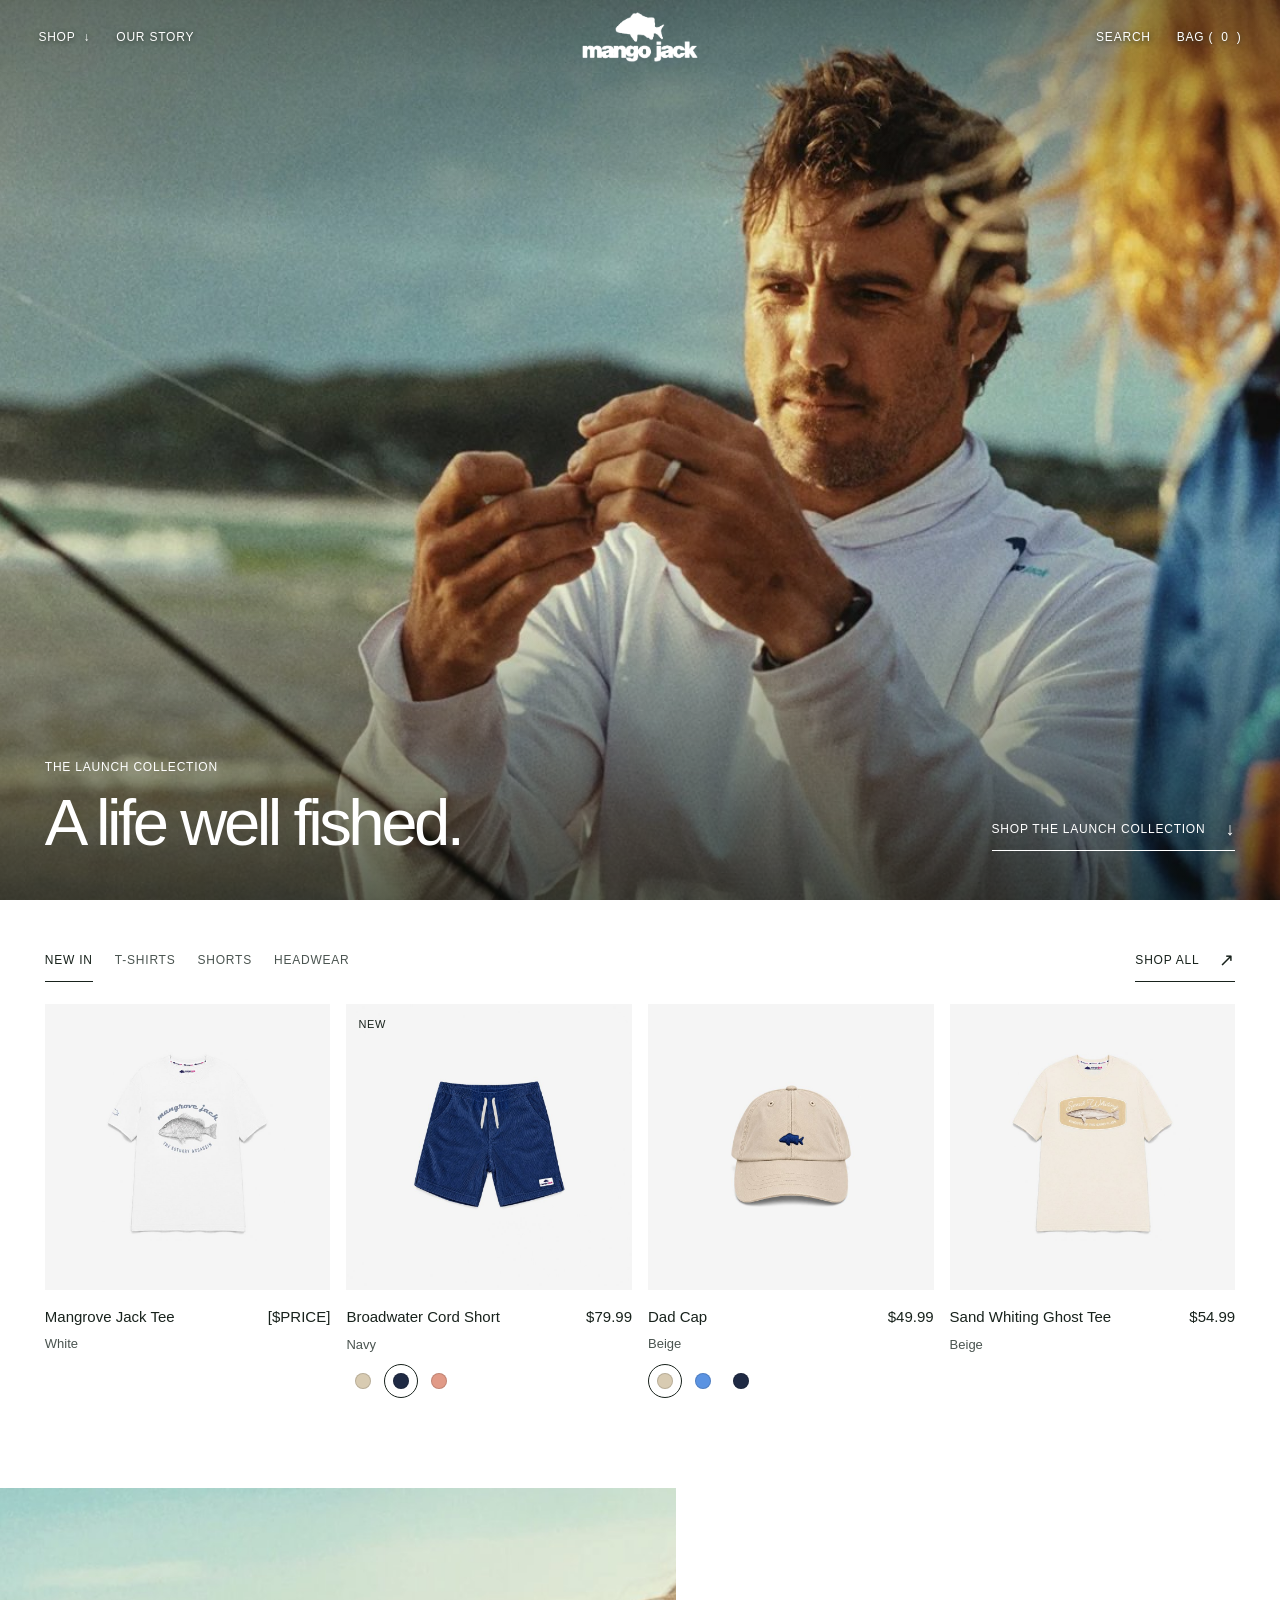
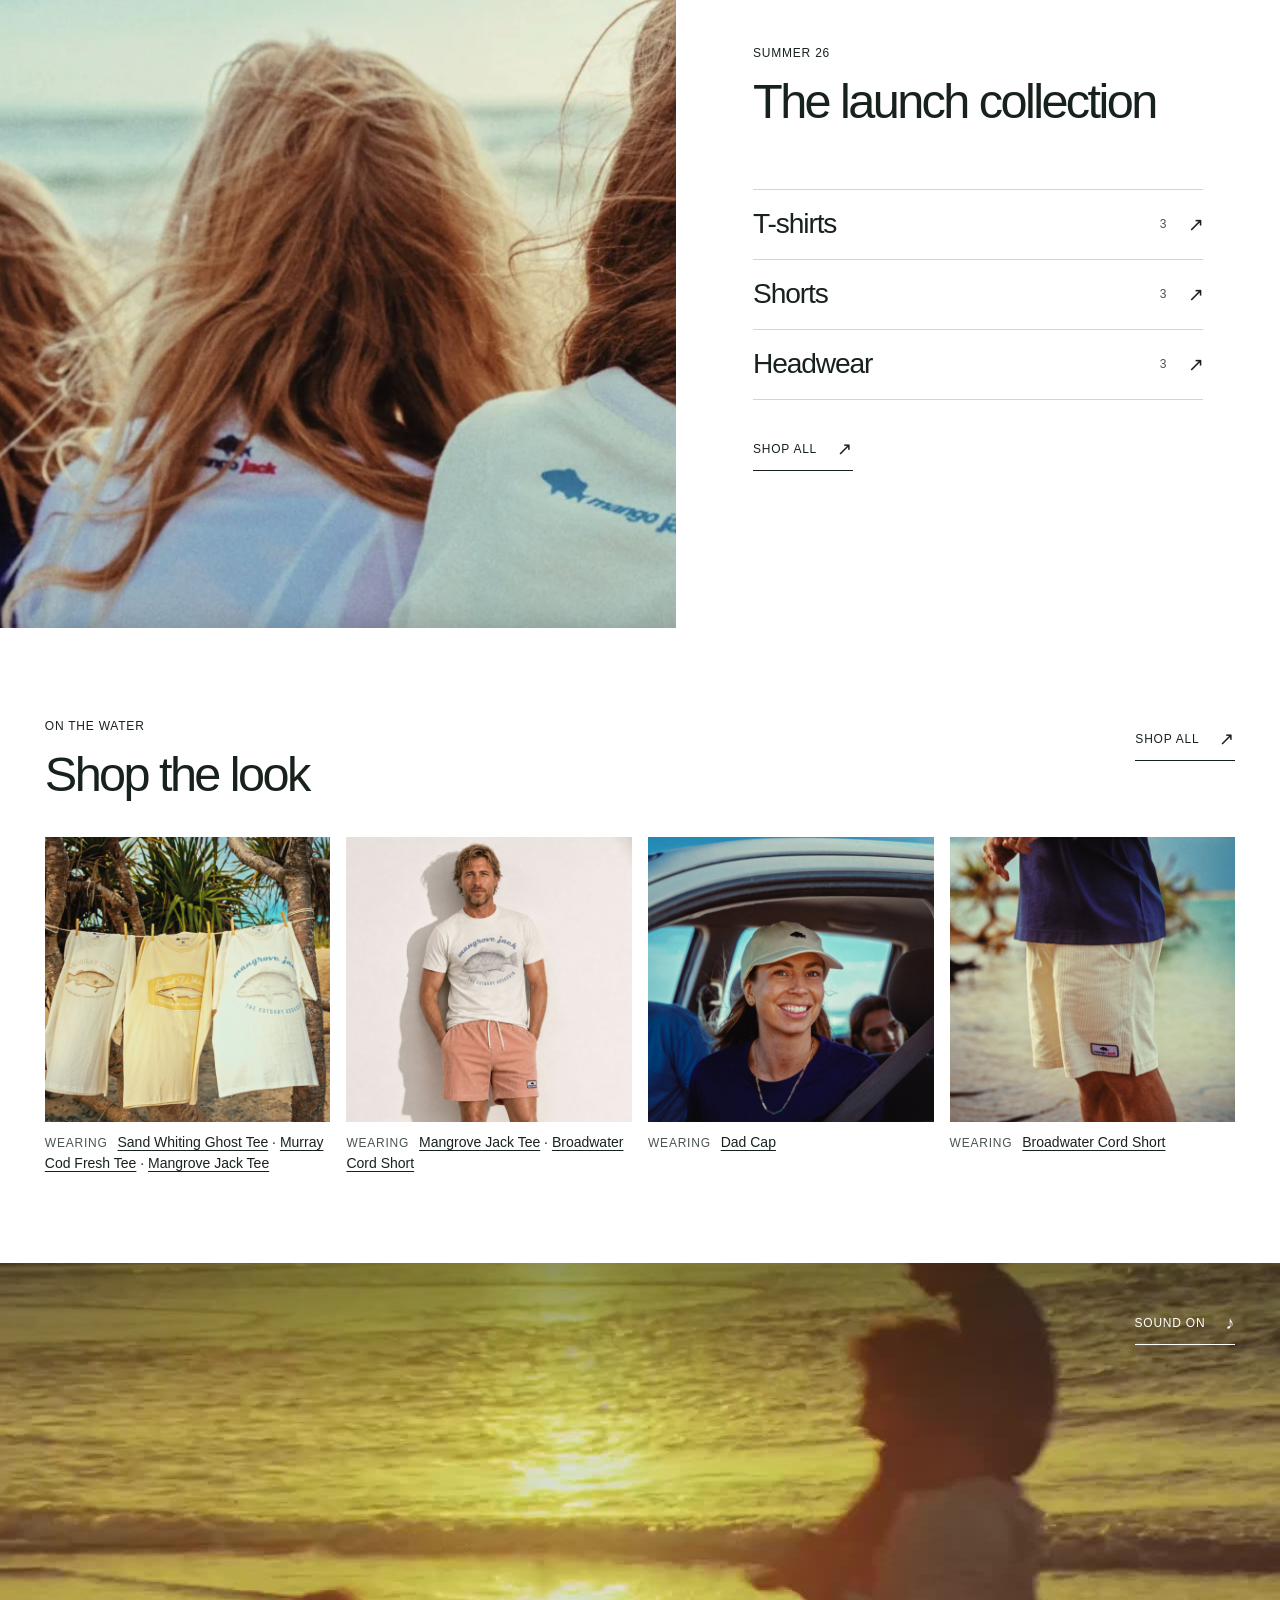
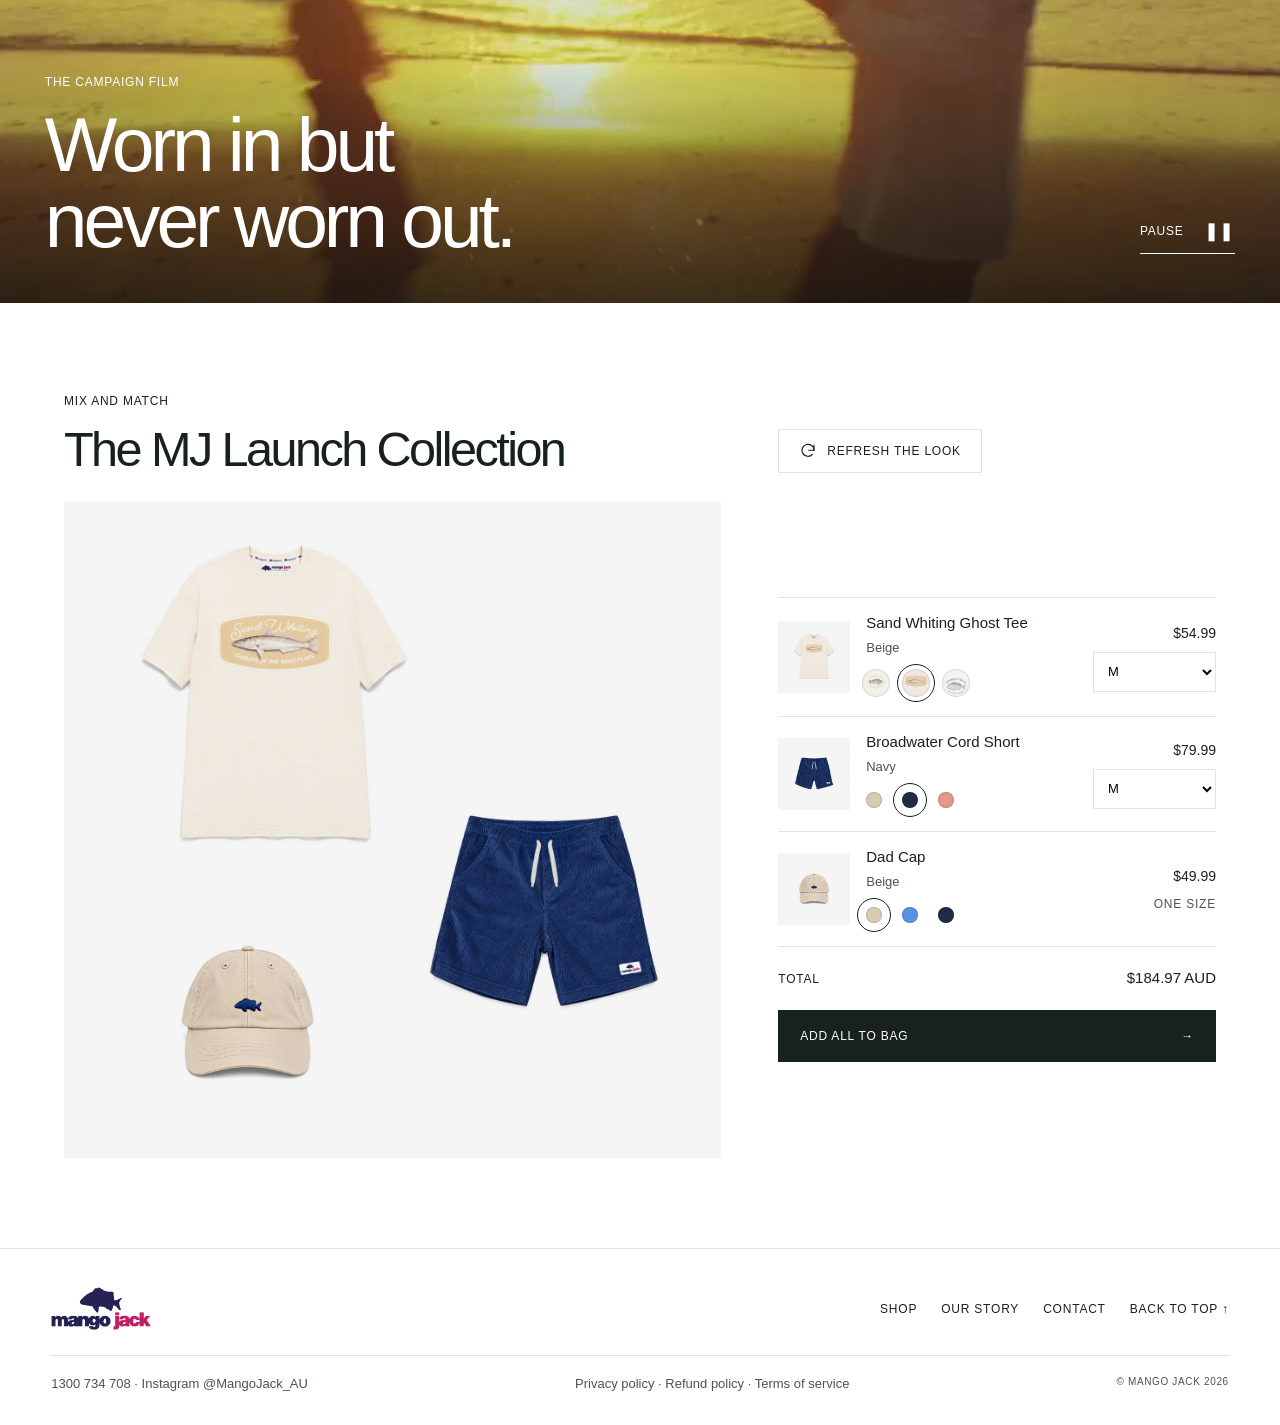
<file: index.html>
<!doctype html>
<html lang="en">
<head>
<meta charset="utf-8">
<meta name="viewport" content="width=device-width, initial-scale=1">
<meta name="robots" content="noindex, nofollow">
<title>Mango Jack · The launch collection (Draft)</title>
<link rel="stylesheet" href="assets/site.css">
</head>
<body data-hero="1">
<a class="skip" href="#main">Skip to content</a>
<div id="site-header"></div>

<main id="main">
  <section class="media shade hero" aria-label="Summer 26 campaign">
    <img class="bg" src="assets/hero.jpg" alt="A father and child rigging their fishing line on the beach." fetchpriority="high">
    <div class="caption">
      <div><span class="label">The launch collection</span><h1>A life well fished.</h1></div>
      <a class="lightlink" href="#collection">Shop the launch collection <span aria-hidden="true">↓</span></a>
    </div>
  </section>

  <section class="wrap below-fold" aria-labelledby="new-title" style="position:relative">
    <div class="row-hd">
      <h2 class="sr" id="new-title">New in</h2>
      <div class="qtabs" role="group" aria-label="Filter new arrivals" id="qtabs">
        <button type="button" data-c="all" aria-pressed="true">New in</button>
        <button type="button" data-c="tees" aria-pressed="false">T-shirts</button>
        <button type="button" data-c="shorts" aria-pressed="false">Shorts</button>
        <button type="button" data-c="headwear" aria-pressed="false">Headwear</button>
      </div>
      <a class="textlink" href="shop.html" id="newAll">Shop all <span aria-hidden="true">↗</span></a>
    </div>
    <div class="pgrid" id="newIn"></div>
  </section>

  <section id="collection" class="collection" aria-labelledby="collection-title" style="position:relative">
    <div class="photo"><img src="assets/kids-beach.jpg" alt="Four kids on the beach in Mango Jack tees." loading="lazy"></div>
    <div class="side">
      <span class="label">Summer 26</span>
      <h2 class="h2" id="collection-title">The launch collection</h2>
      <nav class="index" aria-label="Shop the launch categories" id="homeIndex"></nav>
      <a class="textlink" href="shop.html">Shop all <span aria-hidden="true">↗</span></a>
    </div>
  </section>


  <section class="wrap" aria-labelledby="looks-title" style="position:relative;padding-top:clamp(50px,7vw,105px);padding-bottom:clamp(50px,7vw,105px)">
    <div class="row-hd">
      <div><span class="label">On the water</span><h2 class="h2" id="looks-title">Shop the look</h2></div>
      <a class="textlink" href="shop.html">Shop all <span aria-hidden="true">↗</span></a>
    </div>
    <div class="looks" id="homeLooks"></div>
  </section>

  <section class="media shade film" aria-labelledby="film-title">
    <video class="bg" id="film-player" src="assets/film/mango-jack-film.mp4" poster="assets/film/film-poster.jpg" autoplay muted loop playsinline preload="metadata" aria-label="Mango Jack campaign film"></video>
    <button class="lightlink sound" type="button" id="soundBtn" aria-pressed="false">Sound on <span aria-hidden="true">♪</span></button>
    <div class="caption">
      <div><span class="label">The campaign film</span><h2 id="film-title">Worn in but<br>never worn out.</h2></div>
      <button class="lightlink" type="button" id="pauseBtn">Pause <span aria-hidden="true">❚❚</span></button>
    </div>
  </section>

  <section class="outfits" aria-labelledby="outfit-title">
    <div class="outfit-head">
      <div>
        <span class="label">Mix and match</span>
        <h2 class="h2" id="outfit-title">The MJ Launch Collection</h2>
      </div>
      <div class="outfit-intro">
        <button class="refresh" type="button" id="outfitRefresh"><svg viewBox="0 0 24 24" fill="none" stroke="currentColor" stroke-width="1.6" stroke-linecap="round" stroke-linejoin="round" aria-hidden="true"><path d="M20 11a8 8 0 1 0-2.3 5.7"/><path d="M20 4v7h-7"/></svg>Refresh the look</button>
      </div>
    </div>
    <div class="outfit">
      <div class="board-wrap">
        <div class="board" id="outfitBoard" aria-hidden="true"></div>
      </div>
      <div class="buy" id="outfitBuy">
        <ul class="outfit-list" id="outfitList"></ul>
        <div class="outfit-total"><span class="opt-label">Total</span><span id="outfitTotal"></span></div>
        <button class="btn" type="button" id="outfitAdd">Add all to bag <span aria-hidden="true">→</span></button>
      </div>
    </div>
  </section>
</main>

<div id="site-footer"></div>
<script src="assets/site.js"></script>
<script>
{
  const { PRODUCTS, tile, indexList } = MJ;
  document.getElementById('homeIndex').innerHTML = indexList('');
  const pick = ['mangrove-jack-tee', 'broadwater-cord-short-navy', 'dad-cap-beige', 'sand-whiting-tee'];
  const showNew = (c) => {
    const list = c === 'all' ? pick.map((id) => PRODUCTS.find((p) => p.id === id)) : PRODUCTS.filter((p) => p.cat === c).slice(0, 4);
    document.getElementById('newIn').innerHTML = list.map(tile).join('');
    document.getElementById('newAll').href = c === 'all' ? 'shop.html' : 'shop.html#' + c;
    document.querySelectorAll('#qtabs button').forEach((b) => b.setAttribute('aria-pressed', b.dataset.c === c));
  };
  document.getElementById('qtabs').addEventListener('click', (e) => { const b = e.target.closest('[data-c]'); if (b) showNew(b.dataset.c); });
  showNew('all');
  // Launch collection looks: flatlay outfits, each piece swappable by colour and size
  const OUTFITS = [
    { name: 'Look one', items: ['sand-whiting-tee', 'broadwater-cord-short-navy', 'dad-cap-beige'] },
    { name: 'Look two', items: ['mangrove-jack-tee', 'broadwater-cord-short-salmon', 'dad-cap-navy'] },
    { name: 'Look three', items: ['murray-cod-fresh-tee', 'broadwater-cord-short-navy', 'dad-cap-sky-blue'] }
  ];
  const SIZE_LIST = { tees: ['XS', 'S', 'M', 'L', 'XL', '2XL', '3XL', '4XL', '5XL'], shorts: ['XS', 'S', 'M', 'L', 'XL', '2XL', '3XL', '4XL', '5XL'], headwear: ['One size'] };
  const byId = (id) => PRODUCTS.find((p) => p.id === id);
  let oi = 0, cur = [], sizes = [];
  const sizeOpts = (p) => {
    const st = (p.stock && p.stock[p.colours[0].name]) || {};
    return (p.sizes || SIZE_LIST[p.cat]).map((x) => ({ x, oos: st[x] === false }));
  };
  const pickSize = (p, prev) => {
    const o = sizeOpts(p).filter((z) => !z.oos).map((z) => z.x);
    return o.includes(prev) ? prev : (o.includes('M') ? 'M' : (o[0] || ''));
  };
  const drawOutfit = () => {
    const [tee, short, cap] = cur.map(byId);
    document.getElementById('outfitBoard').innerHTML =
      `<img class="b-tee" src="${tee.colours[0].front}" alt=""><img class="b-short" src="${short.colours[0].front}" alt=""><img class="b-cap" src="${cap.colours[0].front}" alt="">`;
    document.getElementById('outfitList').innerHTML = cur.map((id, i) => {
      const p = byId(id); const c = p.colours[0].name; const isTee = p.cat === 'tees'; const sib = isTee ? PRODUCTS.filter((x) => x.cat === 'tees') : MJ.siblings(p);
      const opts = sizeOpts(p); const allOut = opts.every((z) => z.oos);
      return `<li class="o-row">
        <a class="o-thumb pimg" href="product.html#${p.id}"><img src="${p.colours[0].front}" alt=""></a>
        <div class="o-info">
          <a class="o-name" href="product.html#${p.id}">${MJ.esc(p.name)}</a>
          <span class="o-col">${MJ.esc(c)}</span>
          ${sib.length > 1 ? `<div class="o-sw" role="group" aria-label="${isTee ? 'Tee' : 'Colour'}">${sib.map((s) => `<button type="button" class="swatch${isTee ? ' tee' : ''}" data-row="${i}" data-to="${s.id}" aria-pressed="${s.id === p.id}" aria-label="${MJ.esc(isTee ? s.name : s.colours[0].name)}" title="${MJ.esc(isTee ? s.name : s.colours[0].name)}" style="--sw:${isTee ? 'transparent' : (MJ.SWATCH[s.colours[0].name] || '#ccc')}">${isTee ? `<span style="background-image:url('${s.colours[0].front}')"></span>` : ''}</button>`).join('')}</div>` : ''}
        </div>
        <div class="o-side">
          <span class="o-price">${MJ.priceText(p)}</span>
          ${allOut ? '<span class="o-oos">Sold out</span>' : opts.length > 1 ? `<select data-size-row="${i}" aria-label="Size for ${MJ.esc(p.name)}">${opts.map((z) => `<option${z.oos ? ' disabled' : ''}${z.x === sizes[i] ? ' selected' : ''}>${z.x}${z.oos ? ' (sold out)' : ''}</option>`).join('')}</select>` : '<span class="o-one">One size</span>'}
        </div>
      </li>`;
    }).join('');
    const ps = cur.map(byId); const priced = ps.filter((p) => typeof p.price === 'number');
    const tot = priced.reduce((t, p) => t + p.price, 0);
    document.getElementById('outfitTotal').textContent = priced.length === ps.length ? MJ.money(tot) + ' AUD' : MJ.money(tot) + ' + [$PRICE]';
    const btn = document.getElementById('outfitAdd'); btn.firstChild.textContent = 'Add all to bag ';
  };
  const loadOutfit = (i) => { oi = i; cur = OUTFITS[i].items.slice(); sizes = cur.map((id) => pickSize(byId(id), 'M')); drawOutfit(); };
  const refreshBtn = document.getElementById('outfitRefresh'), board = document.getElementById('outfitBoard');
  refreshBtn.addEventListener('click', () => {
    refreshBtn.classList.remove('spin'); void refreshBtn.offsetWidth; refreshBtn.classList.add('spin');
    board.classList.add('fade');
    setTimeout(() => { loadOutfit((oi + 1) % OUTFITS.length); board.classList.remove('fade'); }, 220);
  });
  document.getElementById('outfitList').addEventListener('click', (e) => {
    const b = e.target.closest('[data-to]'); if (!b) return;
    const i = +b.dataset.row; cur[i] = b.dataset.to; sizes[i] = pickSize(byId(cur[i]), sizes[i]); drawOutfit();
  });
  document.getElementById('outfitList').addEventListener('change', (e) => {
    const sel = e.target.closest('[data-size-row]'); if (sel) sizes[+sel.dataset.sizeRow] = sel.value;
  });
  document.getElementById('outfitAdd').addEventListener('click', () => {
    let added = 0;
    cur.forEach((id, i) => { const p = byId(id); if (sizes[i]) { MJ.addToBag(id, p.colours[0].name, sizes[i]); added++; } });
    if (added < cur.length) document.getElementById('outfitAdd').firstChild.textContent = `Added ${added} of ${cur.length}, the rest are sold out `;
  });
  loadOutfit(0);

  // Shop the look
  const HOME_LOOKS = ['fish-tees-line', 'mangrove-salmon-cord', 'dad-cap-beige-car', 'beige-cord-detail-riverbank'];
  document.getElementById('homeLooks').innerHTML = HOME_LOOKS.map((k) => MJ.LOOKS.find((l) => l.img.endsWith('/' + k + '.jpg'))).filter(Boolean).map(MJ.lookTile).join('');

  // Film: muted loop by default, sound and pause on request
  const player = document.getElementById('film-player');
  const soundBtn = document.getElementById('soundBtn');
  const pauseBtn = document.getElementById('pauseBtn');
  if (matchMedia('(prefers-reduced-motion: reduce)').matches) { player.removeAttribute('autoplay'); player.pause(); pauseBtn.firstChild.textContent = 'Play '; }
  soundBtn.addEventListener('click', () => {
    player.muted = !player.muted;
    if (!player.muted) { player.currentTime = 0; player.play().catch(() => {}); pauseBtn.firstChild.textContent = 'Pause '; }
    soundBtn.firstChild.textContent = player.muted ? 'Sound on ' : 'Sound off ';
    soundBtn.setAttribute('aria-pressed', !player.muted);
  });
  pauseBtn.addEventListener('click', () => {
    if (player.paused) { player.play().catch(() => {}); pauseBtn.firstChild.textContent = 'Pause '; }
    else { player.pause(); pauseBtn.firstChild.textContent = 'Play '; }
  });
}
</script>
</body>
</html>
</file>
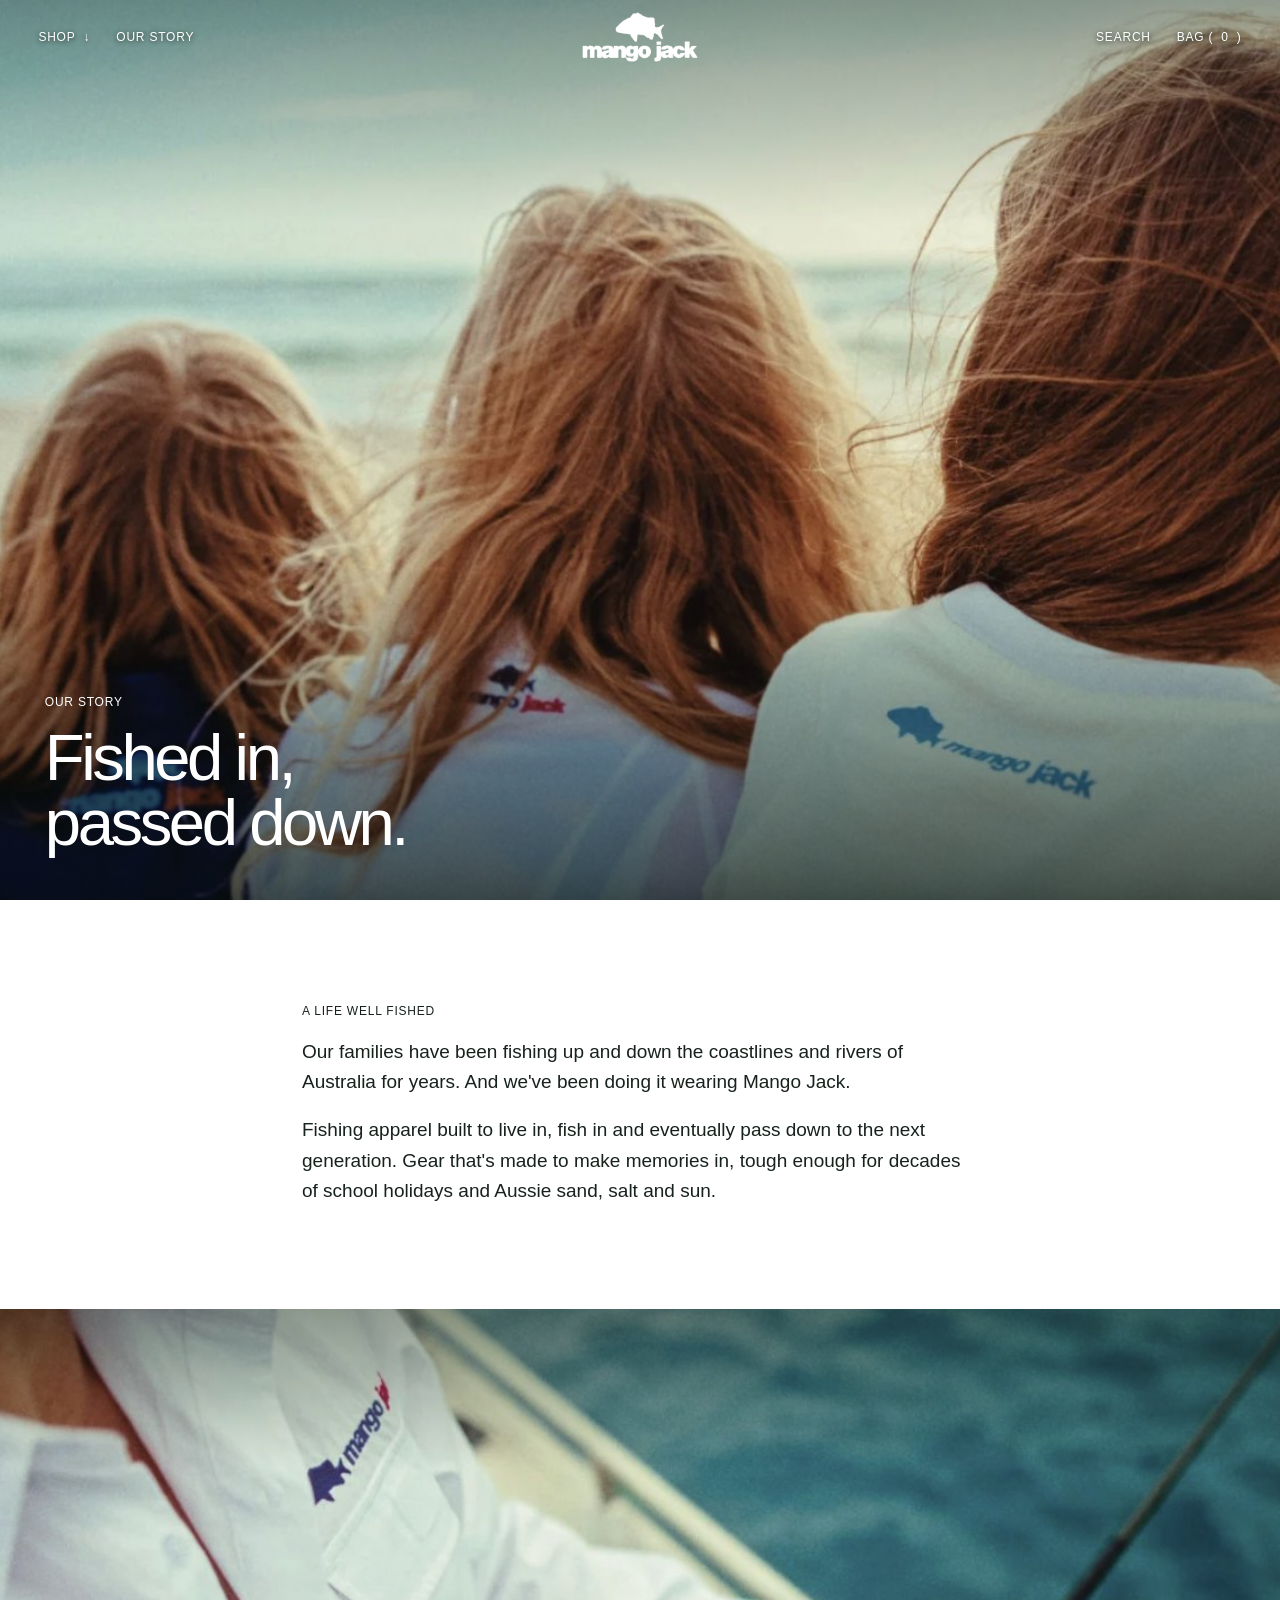
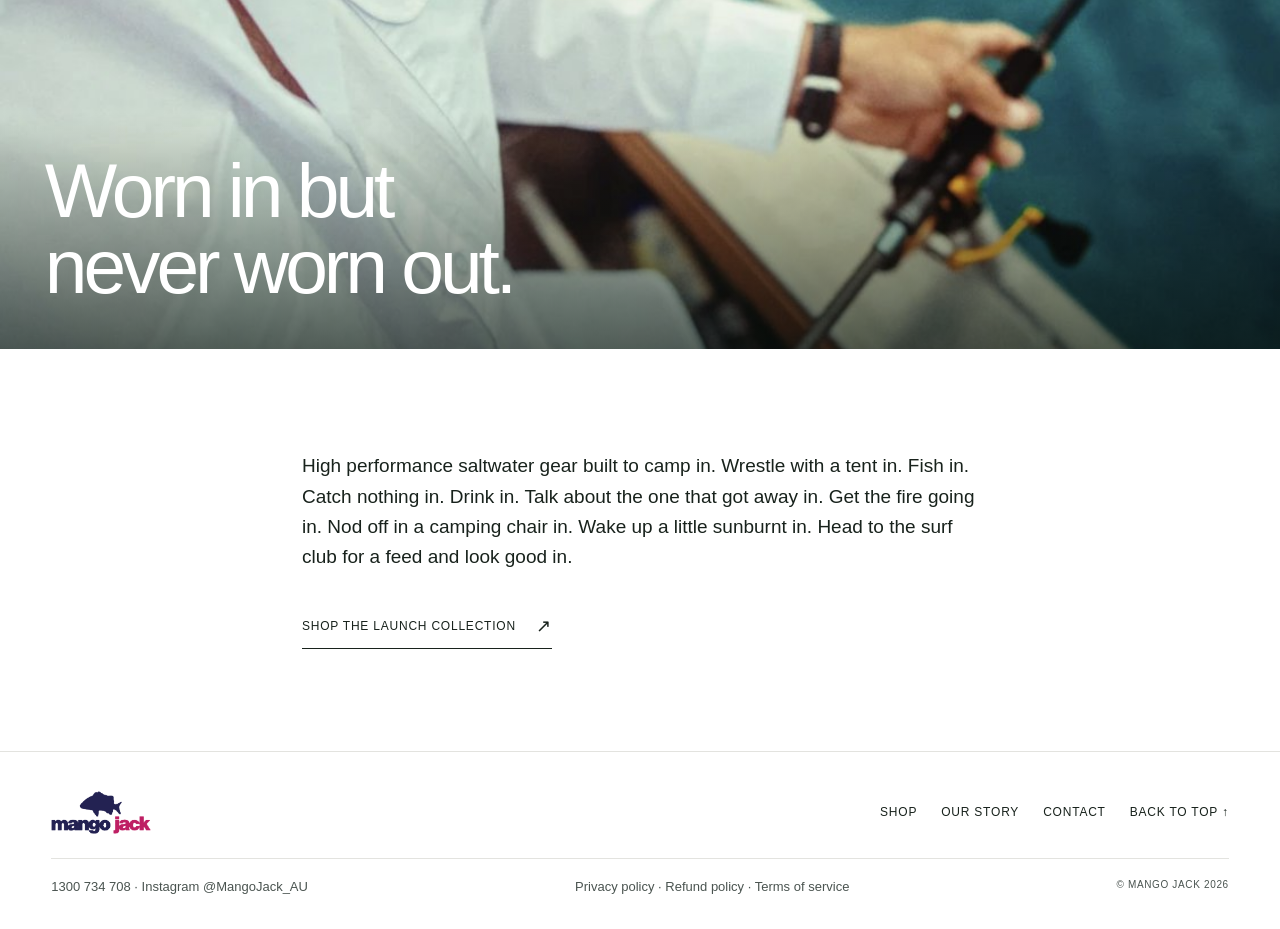
<file: about.html>
<!doctype html>
<html lang="en">
<head>
<meta charset="utf-8">
<meta name="viewport" content="width=device-width, initial-scale=1">
<meta name="robots" content="noindex, nofollow">
<title>Mango Jack · Our story (Draft)</title>
<link rel="stylesheet" href="assets/site.css">
</head>
<body data-hero="1">
<a class="skip" href="#main">Skip to content</a>
<div id="site-header"></div>

<main id="main">
  <section class="media shade hero" aria-label="Our story">
    <img class="bg" src="assets/kids-beach.jpg" alt="Four kids on the beach in Mango Jack tees." style="object-position:50% 40%">
    <div class="caption">
      <div><span class="label">Our story</span><h1>Fished in,<br>passed down.</h1></div>
    </div>
  </section>

  <section class="prose">
    <span class="label">A life well fished</span>
    <p>Our families have been fishing up and down the coastlines and rivers of Australia for years. And we've been doing it wearing Mango Jack.</p>
    <p>Fishing apparel built to live in, fish in and eventually pass down to the next generation. Gear that's made to make memories in, tough enough for decades of school holidays and Aussie sand, salt and sun.</p>
  </section>

  <section class="media shade film" aria-label="Worn in but never worn out">
    <img class="bg" src="assets/boat-shirt.jpg" alt="Angler on a boat in a white Mango Jack fishing shirt.">
    <div class="caption"><div><h2>Worn in but<br>never worn out.</h2></div></div>
  </section>

  <section class="prose">
    <p>High performance saltwater gear built to camp in. Wrestle with a tent in. Fish in. Catch nothing in. Drink in. Talk about the one that got away in. Get the fire going in. Nod off in a camping chair in. Wake up a little sunburnt in. Head to the surf club for a feed and look good in.</p>
    <p style="margin-top:32px"><a class="textlink" href="shop.html">Shop the launch collection <span aria-hidden="true">↗</span></a></p>
  </section>
</main>

<div id="site-footer"></div>
<script src="assets/site.js"></script>
</body>
</html>
</file>
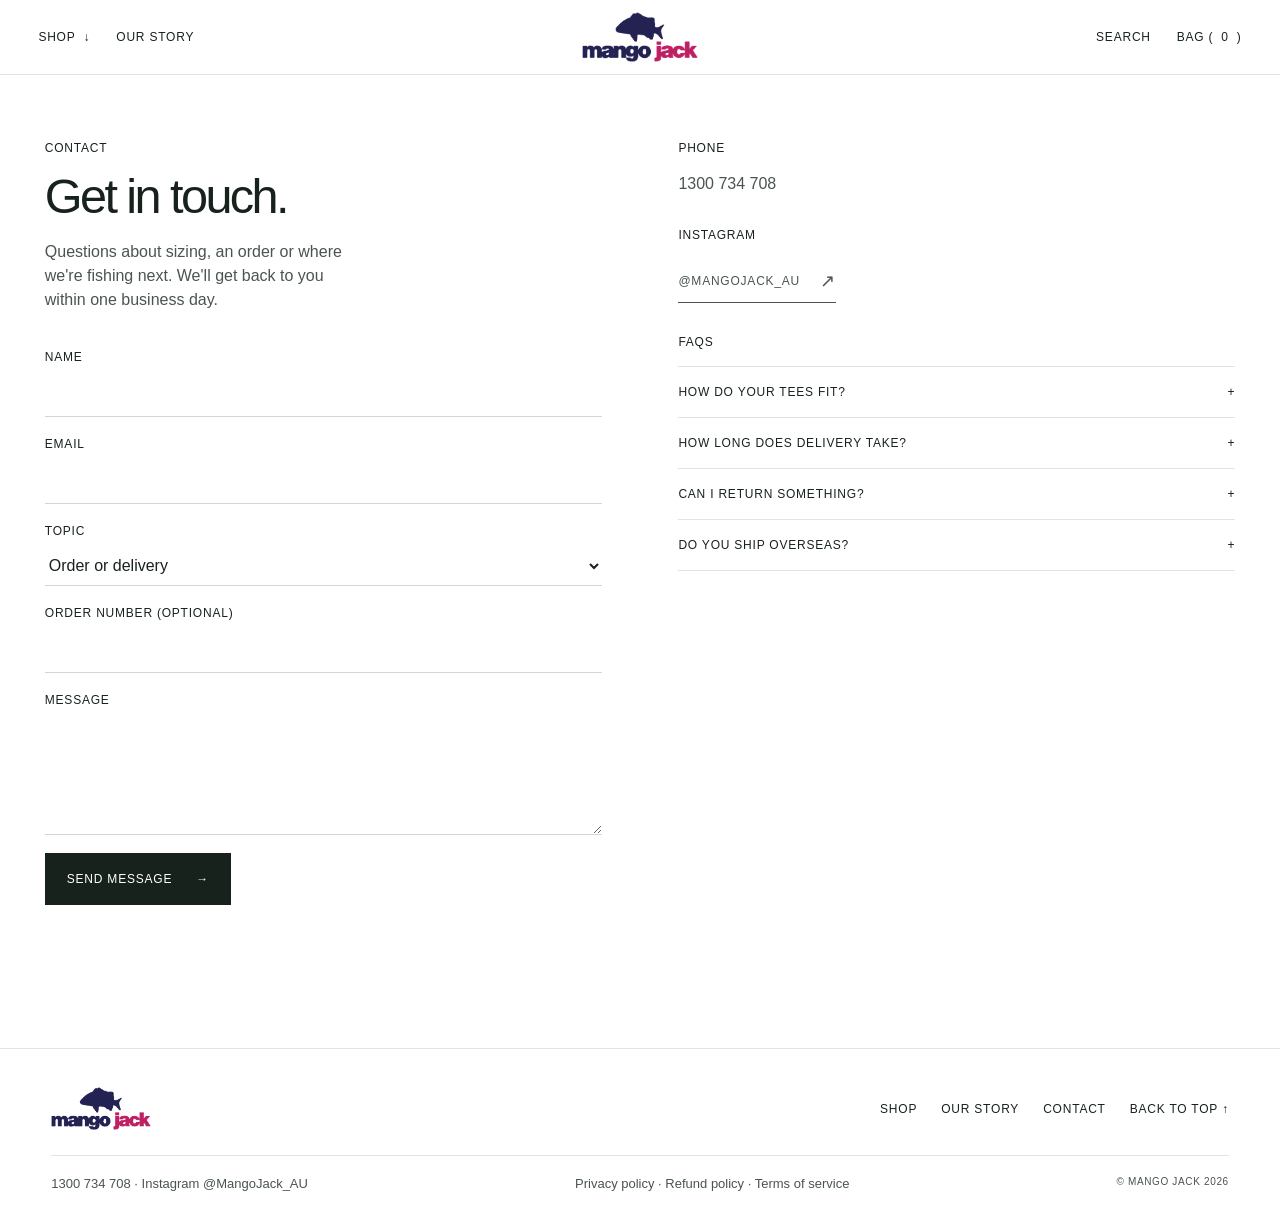
<file: contact.html>
<!doctype html>
<html lang="en">
<head>
<meta charset="utf-8">
<meta name="viewport" content="width=device-width, initial-scale=1">
<meta name="robots" content="noindex, nofollow">
<title>Mango Jack · Contact (Draft)</title>
<link rel="stylesheet" href="assets/site.css">
</head>
<body>
<a class="skip" href="#main">Skip to content</a>
<div id="site-header"></div>

<main id="main">
  <div class="wrap contact" style="position:relative">
    <section aria-labelledby="cH">
      <span class="label">Contact</span>
      <h1 class="h2" id="cH" style="margin-bottom:20px">Get in touch.</h1>
      <p class="copy" style="margin-bottom:36px">Questions about sizing, an order or where we're fishing next. We'll get back to you within one business day.</p>
      <form id="cForm" novalidate>
        <div class="field"><label for="cName">Name</label><input id="cName" autocomplete="name" required></div>
        <div class="field"><label for="cEmail">Email</label><input id="cEmail" type="email" autocomplete="email" required></div>
        <div class="field"><label for="cTopic">Topic</label>
          <select id="cTopic"><option>Order or delivery</option><option>Sizing</option><option>Returns</option><option>Wholesale</option><option>Something else</option></select></div>
        <div class="field"><label for="cOrder">Order number (optional)</label><input id="cOrder"></div>
        <div class="field"><label for="cMsg">Message</label><textarea id="cMsg" required></textarea></div>
        <button class="btn" type="submit">Send message <span aria-hidden="true">→</span></button>
        <p id="cOut" aria-live="polite" style="min-height:24px;margin-top:16px"></p>
      </form>
    </section>

    <aside class="cinfo" aria-label="Contact details">
      <div><span class="label">Phone</span><p>1300 734 708</p></div>
      <div><span class="label">Instagram</span><p><a href="#" class="textlink">@MangoJack_AU <span aria-hidden="true">↗</span></a></p></div>
      <div id="faq" class="acc">
        <span class="label">FAQs</span>
        <details><summary>How do your tees fit?</summary><p>A relaxed unisex fit. Between sizes? Take your usual size for a classic fit or size down for a closer one. [Size chart to come.]</p></details>
        <details><summary>How long does delivery take?</summary><p>Standard delivery within Australia is complimentary and usually takes [X to X] business days.</p></details>
        <details><summary>Can I return something?</summary><p>Yes. Unworn items with tags can be returned within [XX] days. See the refund policy for details.</p></details>
        <details><summary>Do you ship overseas?</summary><p>[Yes / Not yet. Confirm before launch.]</p></details>
      </div>
    </aside>
  </div>
</main>

<div id="site-footer"></div>
<script src="assets/site.js"></script>
<script>
{
  document.getElementById('cForm').addEventListener('submit', (e) => {
    e.preventDefault();
    const ok = document.getElementById('cName').value.trim() && /.+@.+\..+/.test(document.getElementById('cEmail').value) && document.getElementById('cMsg').value.trim();
    document.getElementById('cOut').textContent = ok ? 'Draft only: on the live site this sends through Shopify’s contact form.' : 'Please add your name, a valid email and a message.';
  });
}
</script>
</body>
</html>
</file>
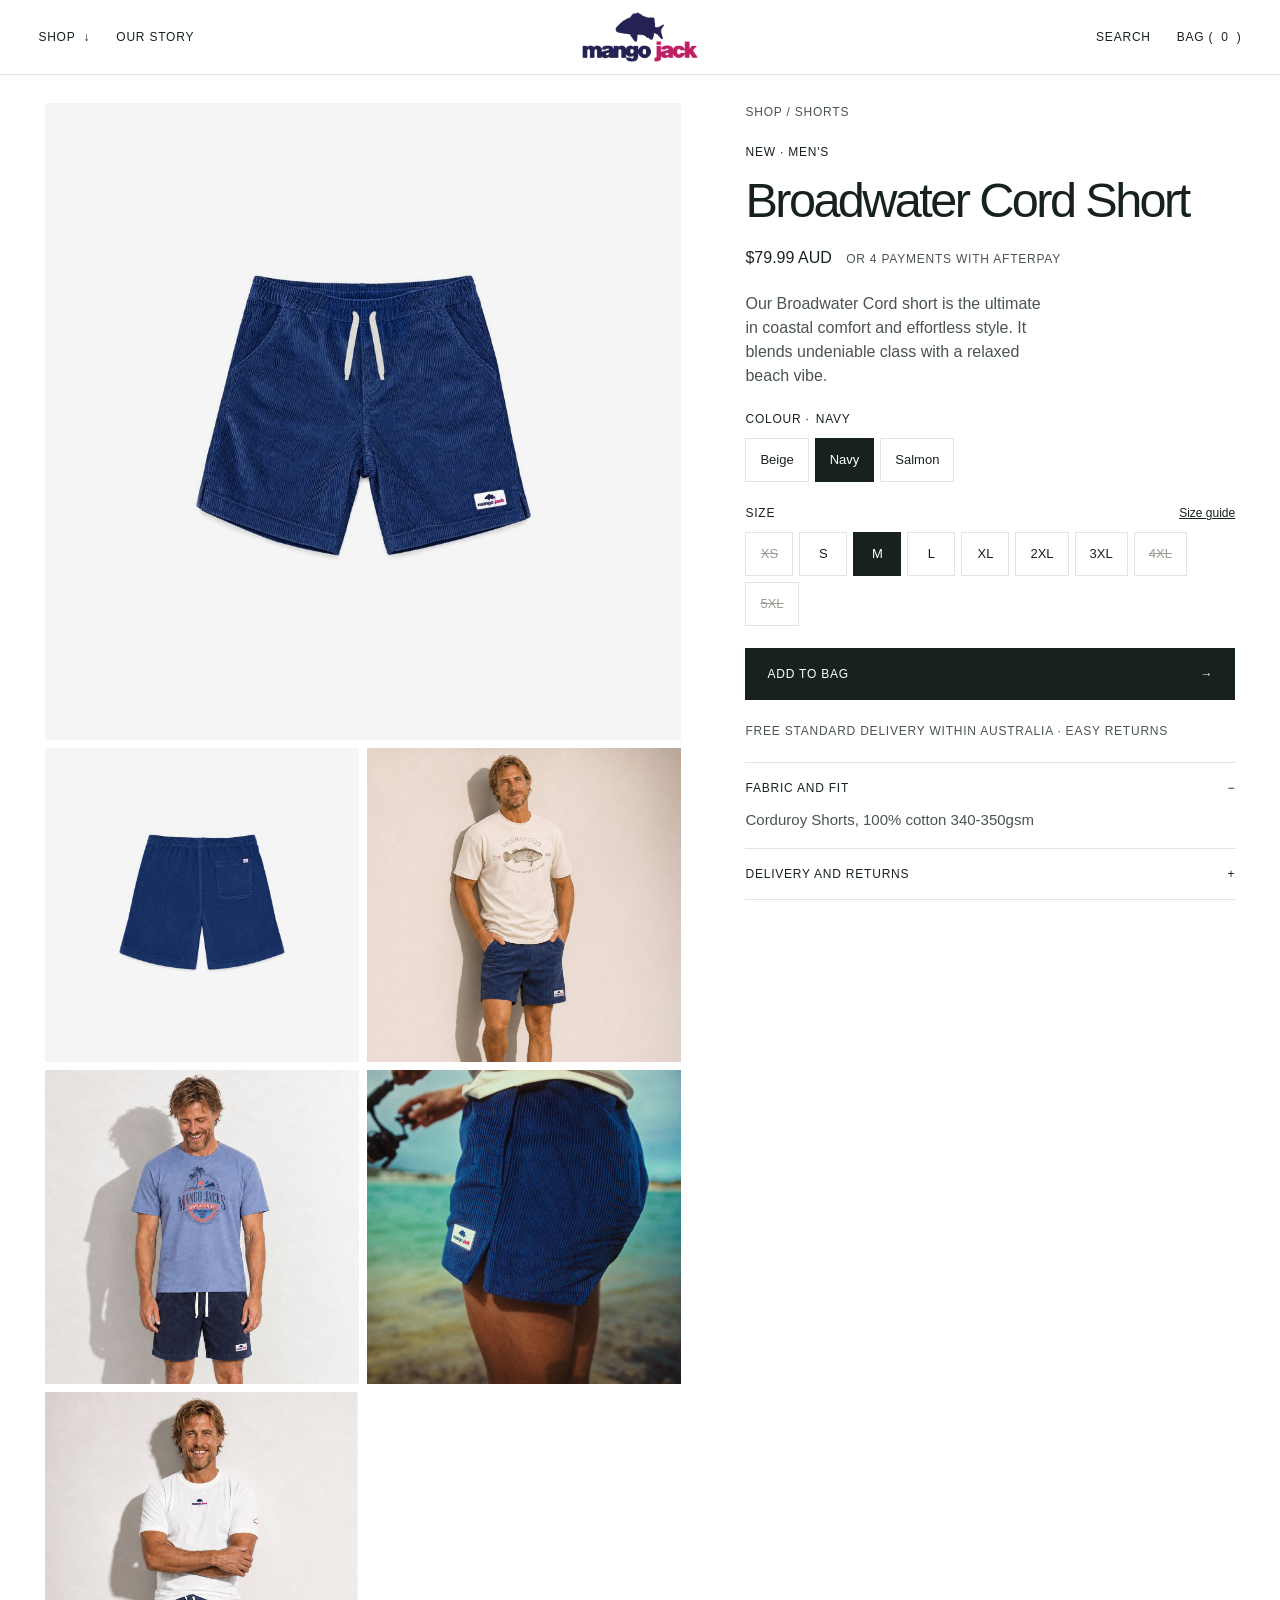
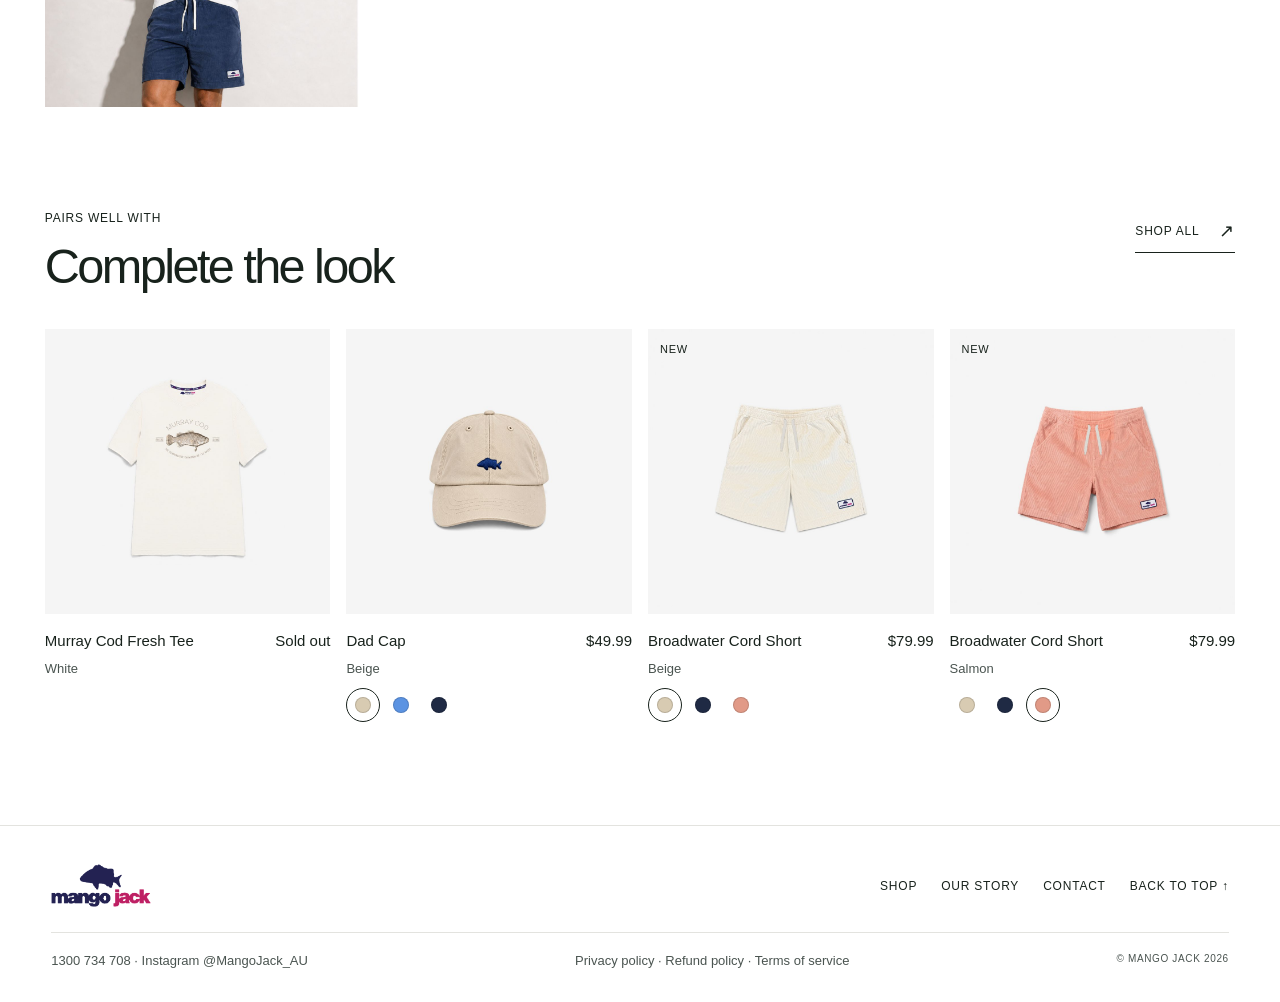
<file: product.html>
<!doctype html>
<html lang="en">
<head>
<meta charset="utf-8">
<meta name="viewport" content="width=device-width, initial-scale=1">
<meta name="robots" content="noindex, nofollow">
<title>Mango Jack · Product (Draft)</title>
<link rel="stylesheet" href="assets/site.css">
</head>
<body>
<a class="skip" href="#main">Skip to content</a>
<div id="site-header"></div>

<main id="main">
  <div class="wrap pdp-page" style="position:relative">
    <div class="gallery" id="gallery"></div>

    <div class="pinfo" id="buy">
      <nav class="small crumbs" aria-label="Breadcrumb"><a href="shop.html">Shop</a> / <a href="shop.html" id="crumbCat">Category</a></nav>
      <div>
        <span class="label" id="pTag">Unisex</span>
        <h1 id="pName">Product</h1>
      </div>
      <div><span id="pPrice">[$PRICE]</span> AUD <span class="small" style="margin-left:10px">or 4 payments with Afterpay</span></div>
      <p class="copy" id="pDesc"></p>
      <div>
        <span class="opt-label">Colour · <span id="colName" style="margin-right:auto;margin-left:6px"></span></span>
        <div class="chips" id="colours" role="group" aria-label="Colour"></div>
      </div>
      <div>
        <span class="opt-label">Size <a href="contact.html#faq">Size guide</a></span>
        <div class="chips" id="sizes" role="group" aria-label="Size"></div>
      </div>
      <button class="btn" type="button" data-add>Add to bag <span aria-hidden="true">→</span></button>
      <p class="small">Free standard delivery within Australia · Easy returns</p>
      <div class="acc">
        <details open><summary>Fabric and fit</summary><p id="pDetails"></p></details>
        <details><summary>Delivery and returns</summary><p>Complimentary standard delivery within Australia. Returns accepted within [XX] days of delivery. See the refund policy for details.</p></details>
      </div>
    </div>
  </div>

  <section class="wrap related" aria-labelledby="relH">
    <div class="row-hd">
      <div><span class="label">Pairs well with</span><h2 class="h2" id="relH">Complete the look</h2></div>
      <a class="textlink" href="shop.html">Shop all <span aria-hidden="true">↗</span></a>
    </div>
    <div class="pgrid" id="related"></div>
  </section>
</main>

<div id="site-footer"></div>
<script src="assets/site.js"></script>
<script>
{
  const { PRODUCTS, CATS, CAT_LONG, tile, esc } = MJ;
  const SIZES = { tees: ['XS', 'S', 'M', 'L', 'XL', '2XL', '3XL', '4XL', '5XL'], shorts: ['XS', 'S', 'M', 'L', 'XL', '2XL', '3XL', '4XL', '5XL'], headwear: ['One size'] };
  const inStock = (p, col, size) => !p.stock || !p.stock[col] || p.stock[col][size] !== false;
  const drawSizes = () => {
    const p = current; const list = p.sizes || SIZES[p.cat];
    const avail = list.filter((x) => inStock(p, colour, x));
    const def = avail.includes('M') ? 'M' : (avail[0] || list[0]);
    document.getElementById('sizes').innerHTML = list.map((x) => { const oos = !inStock(p, colour, x); return `<button class="chip${oos ? ' oos' : ''}" type="button" data-size aria-pressed="${x === def}"${oos ? ` data-oos="1" aria-label="${x}, sold out"` : ''}>${x}</button>`; }).join('');
    picker.reset();
    const sel = document.querySelector('#sizes [aria-pressed="true"]');
    if (sel && sel.dataset.oos) document.querySelector('[data-add]').firstChild.textContent = 'Notify me when back ';
  };
  let current, colour;
  const picker = MJ.sizePicker(document.getElementById('buy'), () => current.id, () => colour);

  const drawGallery = () => {
    const c = current.colours.find((x) => x.name === colour) || current.colours[0];
    document.getElementById('gallery').innerHTML =
      `<div class="pimg"><img src="${c.front}" alt="${esc(current.name)} in ${esc(c.name)}, front"></div>` +
      (c.back && c.back !== c.front ? `<div class="pimg"><img src="${c.back}" alt="${esc(current.name)} in ${esc(c.name)}, back"></div>` : '') +
      (MJ.looksFor(current.id, c.name).slice(0, 4).map((l) => `<div class="pimg"><img src="${l.img}" alt="Model wearing ${esc(current.name)}" style="object-fit:cover" loading="lazy"></div>`).join('') ||
      '<div class="media" style="aspect-ratio:1/1"><span class="ph-name">On-body</span></div>');
  };
  const render = () => {
    const p = PRODUCTS.find((x) => x.id === location.hash.slice(1)) || PRODUCTS.find((x) => x.id === 'broadwater-cord-short-navy');
    current = p; colour = p.colours[0].name;
    document.title = 'Mango Jack · ' + p.name + ' (Draft)';
    document.getElementById('pName').textContent = p.name;
    document.getElementById('pPrice').textContent = MJ.priceText(p);
    document.getElementById('pTag').textContent = (p.tag ? p.tag + ' · ' : '') + (p.fit || (p.cat === 'headwear' ? 'Headwear' : 'Unisex'));
    document.getElementById('pDesc').textContent = p.desc || '[Product description to come from the Shopify listing]';
    document.getElementById('pDetails').textContent = p.fabric || (p.cat === 'headwear' ? 'One size.' : '[Fabric and weight to come]');
    const cc = document.getElementById('crumbCat'); cc.textContent = CAT_LONG[p.cat]; cc.href = 'shop.html#' + p.cat;

    drawGallery();

    document.getElementById('colours').innerHTML = p.group
      ? MJ.siblings(p).map((s) => `<button class="chip" type="button" data-to="${s.id}" aria-pressed="${s.id === p.id}">${esc(s.colours[0].name)}</button>`).join('')
      : p.colours.map((c, i) => `<button class="chip" type="button" data-colour aria-pressed="${i === 0}">${esc(c.name)}</button>`).join('');
    document.getElementById('colName').textContent = colour;
    drawSizes();

    const others = ['tees', 'shorts', 'headwear'].filter((c) => c !== p.cat).map((c) => PRODUCTS.find((x) => x.cat === c));
    const same = PRODUCTS.filter((x) => x.cat === p.cat && x.id !== p.id).slice(0, 2);
    document.getElementById('related').innerHTML = others.concat(same).slice(0, 4).map(tile).join('');
  };

  document.getElementById('colours').addEventListener('click', (e) => {
    const to = e.target.closest('[data-to]');
    if (to) { history.replaceState(null, '', 'product.html#' + to.dataset.to); render(); return; }
    const b = e.target.closest('[data-colour]'); if (!b) return;
    document.querySelectorAll('#colours .chip').forEach((x) => x.setAttribute('aria-pressed', 'false'));
    b.setAttribute('aria-pressed', 'true'); colour = b.textContent; document.getElementById('colName').textContent = colour;
    drawGallery(); drawSizes();
  });
  window.addEventListener('hashchange', () => { render(); window.scrollTo({ top: 0 }); });
  render();
}
</script>
</body>
</html>
</file>
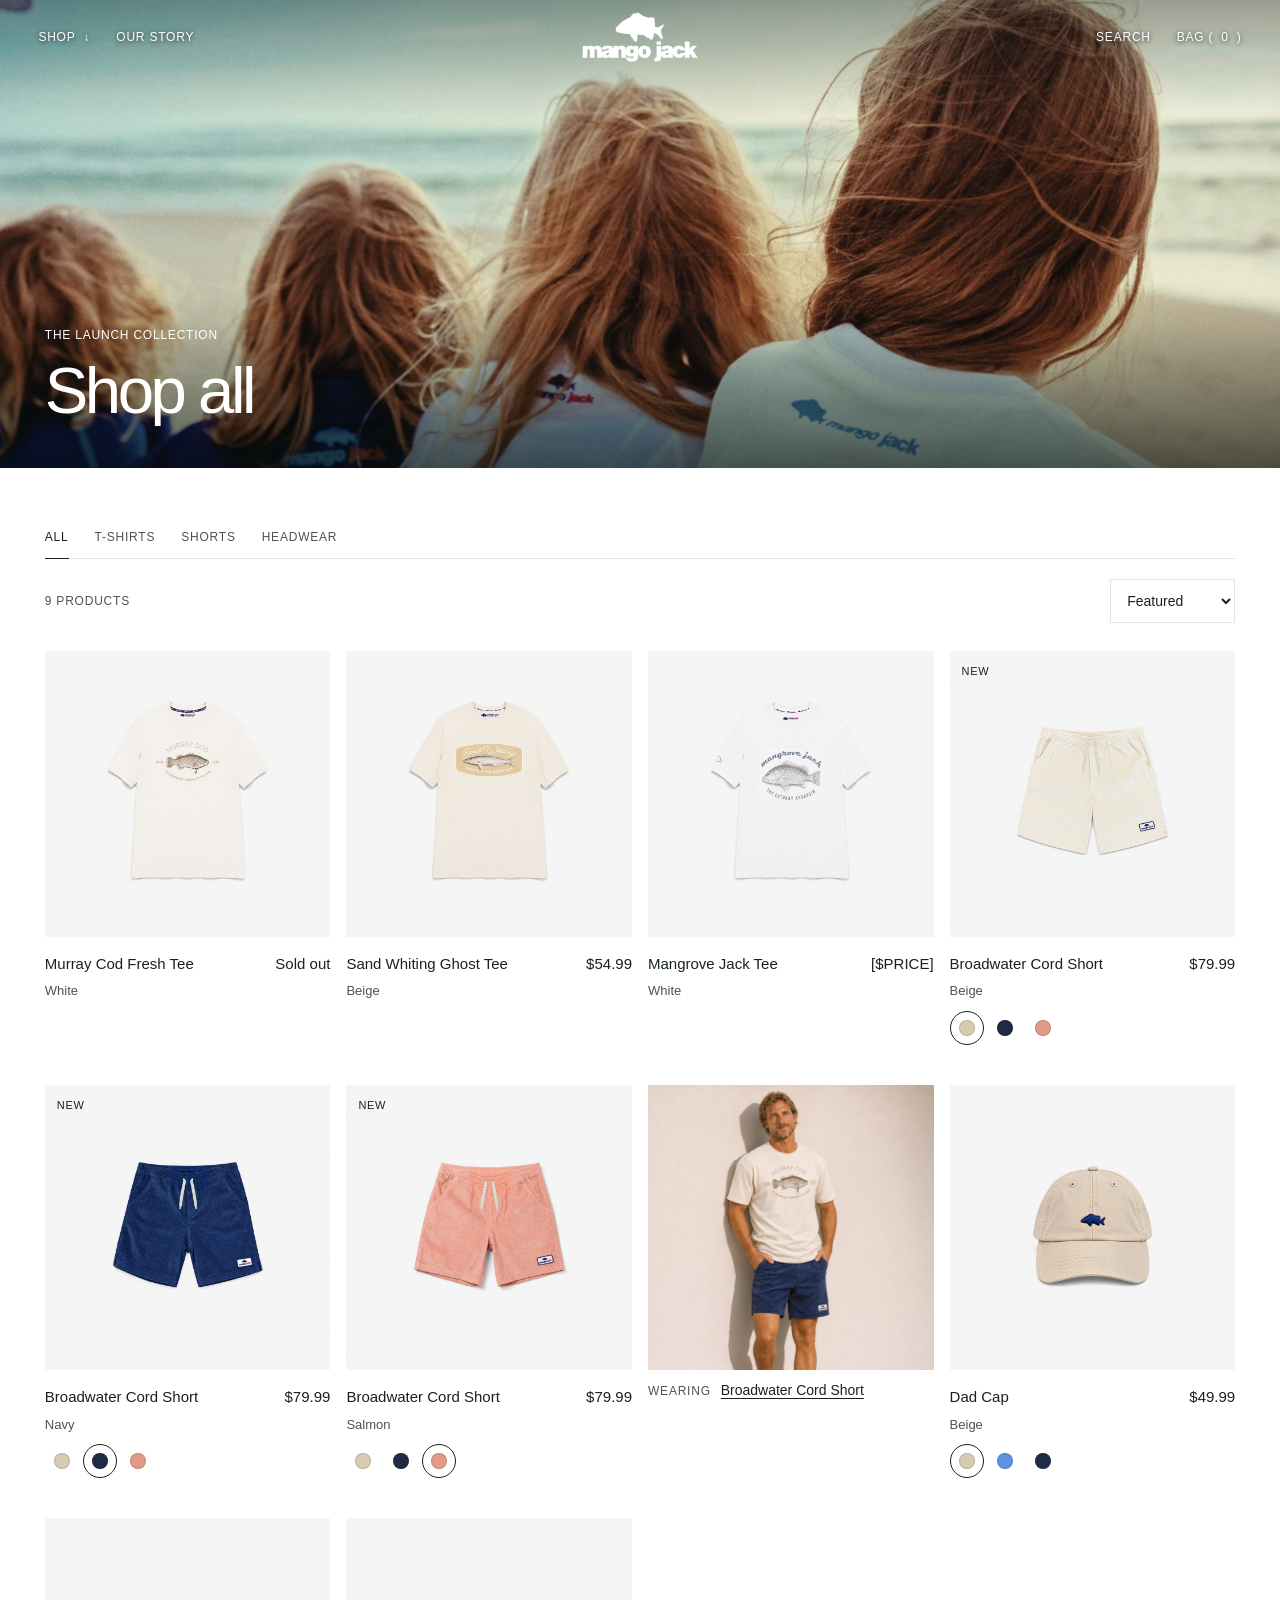
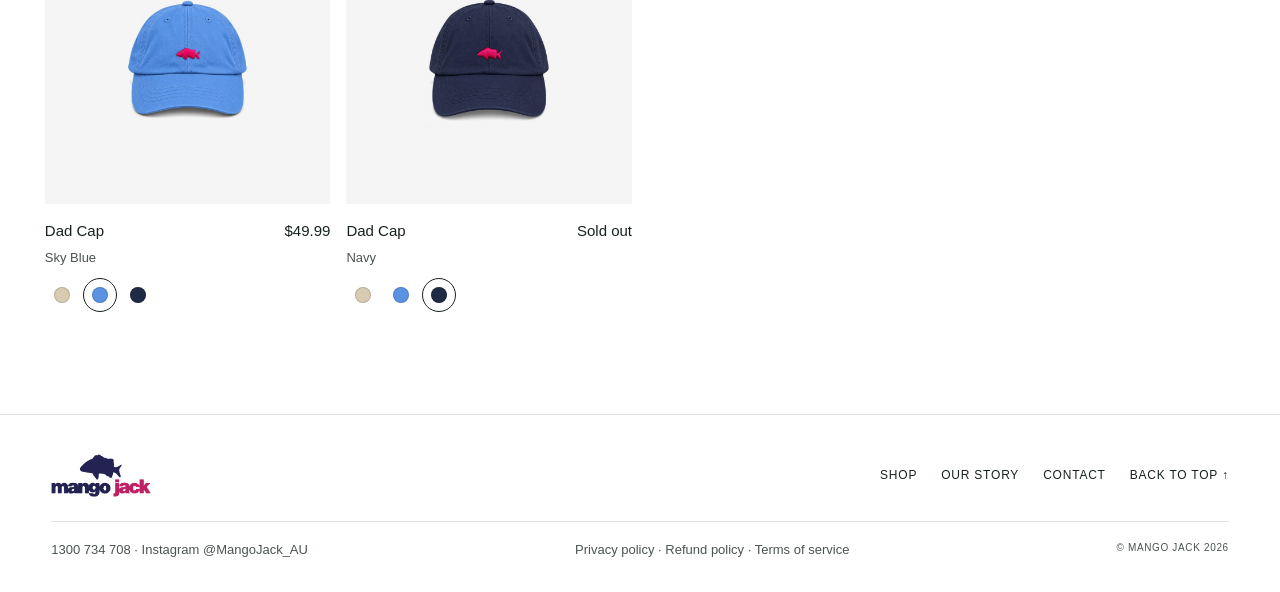
<file: shop.html>
<!doctype html>
<html lang="en">
<head>
<meta charset="utf-8">
<meta name="viewport" content="width=device-width, initial-scale=1">
<meta name="robots" content="noindex, nofollow">
<title>Mango Jack · Shop (Draft)</title>
<link rel="stylesheet" href="assets/site.css">
</head>
<body data-hero="1">
<a class="skip" href="#main">Skip to content</a>
<div id="site-header"></div>

<main id="main">
  <section class="media shade cat-band" aria-label="Collection">
    <img class="bg" id="bandImg" src="assets/kids-beach.jpg" alt="">
    <div class="caption">
      <div><span class="label" id="bandLabel">The launch collection</span><h1 id="shopTitle">Shop all</h1></div>
    </div>
  </section>

  <div class="wrap" style="padding-bottom:clamp(60px,8vw,110px)">
    <nav class="tabs" aria-label="Categories" id="tabs">
      <a href="shop.html#all" data-c="all">All</a>
      <a href="shop.html#tees" data-c="tees">T-shirts</a>
      <a href="shop.html#shorts" data-c="shorts">Shorts</a>
      <a href="shop.html#headwear" data-c="headwear">Headwear</a>
    </nav>
    <div class="shop-bar">
      <span class="small" id="count" aria-live="polite"></span>
      <label><span class="sr">Sort by</span>
        <select id="sort">
          <option value="feat">Featured</option>
          <option value="az">Name A to Z</option>
          <option value="za">Name Z to A</option>
        </select>
      </label>
    </div>
    <div class="pgrid" id="grid"></div>
  </div>
</main>

<div id="site-footer"></div>
<script src="assets/site.js"></script>
<script>
{
  const { PRODUCTS, CATS, CAT_LONG, tile } = MJ;
  const BAND = {
    all: ['The launch collection', 'assets/kids-beach.jpg', '50% 40%'],
    tees: ['Fish species tees', 'assets/fish-tees-line.jpg', '50% 45%'],
    shorts: ['Saltwater to sofa', 'assets/shorts-banner.jpg', '35% 40%'],
    headwear: ['Sun on, glare off', 'assets/boat-shirt.jpg', '50% 40%']
  };
  const grid = document.getElementById('grid');
  const sortSel = document.getElementById('sort');
  const render = () => {
    const h = location.hash.slice(1);
    const cat = CATS[h] ? h : 'all';
    let list = cat === 'all' ? PRODUCTS.slice() : PRODUCTS.filter((p) => p.cat === cat);
    if (sortSel.value === 'az') list.sort((a, b) => a.name.localeCompare(b.name));
    if (sortSel.value === 'za') list.sort((a, b) => b.name.localeCompare(a.name));
    // Pepper a relevant on-body look in after every sixth product
    const looks = MJ.LOOKS.filter((l) => l.items.some(([pid]) => list.some((x) => x.id === pid)));
    let li = 0;
    grid.innerHTML = list.map((p, i) => tile(p) + ((i + 1) % 6 === 0 && li < looks.length ? MJ.lookTile(looks[li++], { flat: false }) : '')).join('');
    document.getElementById('shopTitle').textContent = cat === 'all' ? 'Shop all' : CAT_LONG[cat];
    document.getElementById('bandLabel').textContent = BAND[cat][0];
    const img = document.getElementById('bandImg'); img.src = BAND[cat][1]; img.style.objectPosition = BAND[cat][2];
    document.getElementById('count').textContent = list.length + ' product' + (list.length === 1 ? '' : 's');
    document.querySelectorAll('#tabs a').forEach((a) => a.dataset.c === cat ? a.setAttribute('aria-current', 'page') : a.removeAttribute('aria-current'));
    document.title = 'Mango Jack · ' + (cat === 'all' ? 'Shop' : CAT_LONG[cat]) + ' (Draft)';
  };
  window.addEventListener('hashchange', () => { render(); window.scrollTo({ top: 0 }); });
  sortSel.addEventListener('change', render);
  render();
}
</script>
</body>
</html>
</file>
<file: assets/site.css>
/* Mango Jack draft · simple white look (Helvetica, arrow text links) + product layouts */
:root{--paper:#fff;--paper-2:#f5f5f5;--ink:#18221c;--ink-2:#4a5450;--line:#e3e3df;--line-2:#d5d5d0;--deep:#20322e;--focus:#d49d38;--note:#e2541b}
*{box-sizing:border-box;min-width:0}
html{scroll-behavior:smooth}
body{margin:0;background:var(--paper);color:var(--ink);font-family:"Helvetica Neue",Helvetica,Arial,sans-serif;font-size:16px;line-height:1.5;overflow-x:clip}
a{color:inherit;text-decoration:none}
a:focus-visible,button:focus-visible,input:focus-visible,select:focus-visible,textarea:focus-visible,label:focus-within{outline:3px solid var(--focus);outline-offset:4px}
button{font:inherit;color:inherit;cursor:pointer;background:none;border:0;padding:0}
img,video{display:block}
h1,h2,h3,p{margin:0}
h1,h2{font-weight:400;letter-spacing:-.053em;line-height:.99}
.wrap{max-width:1440px;margin:0 auto;padding:0 clamp(20px,3.5vw,62px)}
.sr{position:absolute;width:1px;height:1px;overflow:hidden;clip:rect(0 0 0 0)}
.skip{position:absolute;left:-999px;top:0;background:var(--ink);color:#fff;padding:8px 12px;z-index:100}
.skip:focus{left:8px}

/* Small caps text */
.label,.navlink,.lightlink,.textlink,.small,.opt-label,footer nav,footer small{font-size:12px;font-weight:500;letter-spacing:.065em;text-transform:uppercase}
.label{display:block;margin-bottom:15px}
.small{color:var(--ink-2)}
.lightlink,.textlink{display:inline-flex;align-items:center;justify-content:space-between;gap:20px;min-height:44px;border-bottom:1px solid currentColor;align-self:flex-start}
.lightlink{color:#fff}
.lightlink span,.textlink span{font-size:18px;line-height:1;transition:transform .2s}
.lightlink:hover span,.textlink:hover span{transform:translate(3px,-3px)}
.btn{display:inline-flex;align-items:center;justify-content:space-between;gap:24px;min-height:52px;padding:0 22px;background:var(--ink);color:#fff;font-size:12px;font-weight:500;letter-spacing:.065em;text-transform:uppercase}
.btn:hover{background:#2c3a32}

/* Full-bleed media */
.media{position:relative;isolation:isolate;overflow:hidden;background:var(--deep);color:#fff;display:flex}
.media > img.bg,.media > video.bg{position:absolute;inset:0;width:100%;height:100%;object-fit:cover;z-index:-1}
.media.shade:after{content:"";position:absolute;inset:0;pointer-events:none;background:linear-gradient(to bottom,rgba(3,12,9,.35),transparent 25%,transparent 63%,rgba(3,12,9,.61));z-index:0}
.media .ph-name{position:absolute;top:50%;left:50%;transform:translate(-50%,-50%);font-size:12px;letter-spacing:.08em;text-transform:uppercase;color:rgba(255,255,255,.6);border:1px dashed rgba(255,255,255,.35);padding:8px 14px;white-space:nowrap}
.caption{position:absolute;left:0;right:0;bottom:0;z-index:1;display:flex;align-items:end;justify-content:space-between;gap:24px;padding:clamp(24px,3.5vw,62px)}

/* Header (text only) */
header.site{position:fixed;top:0;left:0;right:0;z-index:40;color:#fff;transition:background .2s,color .2s,border-color .2s;border-bottom:1px solid transparent}
header.site.solid,header.site.menu-open,header.site.search-open{background:var(--paper);color:var(--ink);border-bottom-color:var(--line)}
.hdr{display:grid;grid-template-columns:1fr auto 1fr;align-items:center;gap:14px;padding:6px clamp(20px,3vw,56px)}
.hdr-l,.hdr-r{display:flex;gap:26px;align-items:center}
.hdr-r{justify-content:flex-end}
.navlink{display:inline-flex;align-items:center;gap:8px;min-height:44px;width:max-content}
header.site:not(.solid):not(.menu-open):not(.search-open) .navlink{text-shadow:0 1px 5px #263128}
.navlink:hover{text-decoration:underline;text-underline-offset:5px}
.logo{display:flex;align-items:center;justify-content:center}
.logo img{width:clamp(105px,9vw,150px);height:62px;object-fit:contain}
.logo .lc{display:none}
.solid .logo .lw,.menu-open .logo .lw,.search-open .logo .lw{display:none}
.solid .logo .lc,.menu-open .logo .lc,.search-open .logo .lc{display:block}
.only-sm{display:none}

/* Shop menu: an index list like the home page */
.mega{display:none;border-top:1px solid var(--line)}
.menu-open .mega{display:block}
.mega-inner{display:grid;grid-template-columns:minmax(0,1fr) minmax(0,1fr);gap:clamp(24px,5vw,80px);padding:28px clamp(20px,3vw,56px) 40px;max-width:1440px;margin:0 auto}
.mega .media{min-height:260px}

/* Index list (home collection + menu) */
.index{border-top:1px solid var(--line-2)}
.index a{display:flex;align-items:center;justify-content:space-between;gap:15px;padding:19px 0;border-bottom:1px solid var(--line-2);font-size:clamp(23px,2.2vw,40px);letter-spacing:-.04em;line-height:1.1}
.index a small{font-size:12px;letter-spacing:.065em;text-transform:uppercase;color:var(--ink-2);margin-left:auto;margin-right:6px}
.index a > span{font-size:.68em;transition:transform .2s}
.index a:hover > span{transform:translate(3px,-3px)}

/* Search */
.search{display:none;padding:10px clamp(20px,3vw,56px) 22px;border-top:1px solid var(--line)}
.search.open{display:block}
.search input{width:100%;border:0;border-bottom:1px solid var(--ink);padding:12px 0;font:inherit;font-size:22px;letter-spacing:-.02em;background:transparent;color:var(--ink)}
.search-results{display:flex;flex-direction:column;margin-top:6px}
.search-results a{padding:12px 0;border-bottom:1px solid var(--line);display:flex;justify-content:space-between;gap:12px}

/* Home: hero */
.hero{height:100vh;height:100svh;min-height:430px}
.hero h1{font-size:clamp(40px,5.1vw,88px)}
.hero .bg{object-position:51% 48%}

/* Home: collection split */
.collection{display:grid;grid-template-columns:1.12fr 1fr;min-height:min(72vw,740px)}
.collection .photo{position:relative;min-height:420px}
.collection .photo img{position:absolute;inset:0;width:100%;height:100%;object-fit:cover}
.collection .side{align-self:center;padding:clamp(42px,6vw,115px)}
.h2{font-size:clamp(34px,3.8vw,66px)}
.collection .h2{margin-bottom:clamp(35px,5vw,74px)}
.collection .textlink{margin-top:27px}

/* Product rows + tiles */
.row-hd{display:flex;justify-content:space-between;align-items:end;gap:20px;margin-bottom:clamp(24px,3vw,40px)}
.pgrid{display:grid;grid-template-columns:repeat(4,minmax(0,1fr));gap:40px 16px}
.ptile{display:flex;flex-direction:column;gap:6px}
.pimg{position:relative;background:var(--paper-2);display:flex;align-items:center;justify-content:center;overflow:hidden;aspect-ratio:1/1}
.pimg img{width:100%;height:100%;object-fit:contain;transition:transform .4s ease}
.pimg .alt{position:absolute;inset:0;opacity:0;transition:opacity .25s ease}
@media (hover:hover){.ptile:hover .pimg .alt{opacity:1}}
.pimg-label{font-size:11px;letter-spacing:.1em;text-transform:uppercase;color:#8d9188;border:1px dashed #b9bcb2;padding:6px 10px}
.ptag{position:absolute;top:12px;left:12px;font-size:11px;font-weight:500;letter-spacing:.065em;text-transform:uppercase}
.pmeta{display:flex;justify-content:space-between;gap:12px;margin-top:10px;font-size:15px}
.ptile:hover .pname{text-decoration:underline;text-underline-offset:4px}
.pprice{white-space:nowrap}
.pcols{font-size:13px;color:var(--ink-2)}

/* Film */
.film{aspect-ratio:16/8;min-height:340px}
.film h2{font-size:clamp(40px,6vw,100px)}
.film video{position:absolute;inset:0;width:100%;height:100%}
.file-choice{position:relative;cursor:pointer}
.file-choice input{position:absolute;inset:0;width:100%;height:100%;opacity:0;cursor:pointer}
.film.ready .caption,.film.ready:after,.film.ready .poster{display:none}
.film.ready video{object-fit:contain;background:#111}
.film-msg{position:absolute;right:20px;top:20px;z-index:2;padding:12px;background:var(--ink);color:#fff;font-size:14px}

/* Feature product (home) */
.feature{display:grid;grid-template-columns:1.5fr 1fr;align-items:center;gap:5%;max-width:1320px;padding:clamp(50px,7vw,105px) 5%;margin:auto}
.feature .h2{margin-bottom:20px}
.copy{max-width:34ch;line-height:1.5;color:var(--ink-2)}
.buy{display:flex;flex-direction:column;gap:20px}

/* Chips (size / colour) */
.chips{display:flex;flex-wrap:wrap;gap:6px}
.chip{min-width:48px;min-height:44px;padding:0 14px;border:1px solid var(--line);font-size:13px;background:transparent}
.chip:hover{border-color:var(--ink-2)}
.chip[aria-pressed="true"]{border-color:var(--ink);background:var(--ink);color:#fff}
.chip.oos{color:#9a9d94;text-decoration:line-through}
.chip.oos[aria-pressed="true"]{color:#fff}
.opt-label{display:flex;justify-content:space-between;margin-bottom:10px}
.opt-label a{text-transform:none;letter-spacing:0;text-decoration:underline;font-weight:400}

/* Footer */
footer{border-top:1px solid var(--line);padding:32px clamp(20px,4vw,62px)}
.f1{display:flex;align-items:center;justify-content:space-between;gap:20px;flex-wrap:wrap}
footer img{width:100px;height:56px;object-fit:contain}
footer nav{display:flex;gap:24px;align-items:center;flex-wrap:wrap}
footer nav a{display:inline-flex;align-items:center;min-height:44px}
footer nav a:hover{text-decoration:underline;text-underline-offset:5px}
.f2{display:flex;justify-content:space-between;gap:12px 24px;flex-wrap:wrap;margin-top:18px;padding-top:18px;border-top:1px solid var(--line);font-size:13px;color:var(--ink-2)}
.f2 a:hover{color:var(--ink);text-decoration:underline}
footer small{font-size:10px}

/* Bag + mobile menu */
.scrim{position:fixed;inset:0;background:rgba(24,34,28,.35);z-index:70;display:none}
.scrim.open{display:block}
.panel{position:fixed;top:0;height:100%;background:var(--paper);color:var(--ink);z-index:80;transition:transform .25s ease;display:flex;flex-direction:column}
.drawer{right:0;width:min(420px,100%);transform:translateX(100%)}
.mnav{left:0;width:min(360px,88%);transform:translateX(-100%);padding:12px 22px}
.panel.open{transform:none}
.drawer-hd{display:flex;justify-content:space-between;align-items:center;padding:10px 22px;border-bottom:1px solid var(--line)}
.drawer-bd{flex:1;overflow:auto;padding:22px;display:flex;flex-direction:column;gap:22px}
.line-item{display:grid;grid-template-columns:84px 1fr;gap:14px;padding-bottom:16px;border-bottom:1px solid var(--line)}
.line-item .pimg,.cl .pimg{aspect-ratio:1/1}
.cl{display:grid;grid-template-columns:repeat(3,minmax(0,1fr));gap:8px}
.qty{display:flex;align-items:center;gap:8px;margin-top:6px}
.qty button{width:32px;height:32px;border:1px solid var(--line)}
.drawer-ft{border-top:1px solid var(--line);padding:18px 22px;display:flex;flex-direction:column;gap:12px}
.row{display:flex;justify-content:space-between}
.btn-wide{width:100%}
.mnav .index a{font-size:26px}

/* Shop page */
body.pad-top main{padding-top:75px}
.cat-band{height:52vh;min-height:340px}
.cat-band h1{font-size:clamp(40px,5.1vw,88px)}
.tabs{display:flex;gap:26px;flex-wrap:wrap;border-bottom:1px solid var(--line);margin:clamp(28px,4vw,48px) 0 20px}
.tabs a{padding:12px 0;font-size:12px;font-weight:500;letter-spacing:.065em;text-transform:uppercase;color:var(--ink-2);border-bottom:1px solid transparent;margin-bottom:-1px}
.tabs a[aria-current="page"],.tabs a:hover{color:var(--ink);border-color:var(--ink)}
.shop-bar{display:flex;justify-content:space-between;align-items:center;gap:12px;margin-bottom:28px}
.shop-bar select{font:inherit;font-size:14px;border:1px solid var(--line);padding:8px 12px;min-height:44px;background:transparent;color:var(--ink)}

/* Product page */
.pdp-page{display:grid;grid-template-columns:minmax(0,1.3fr) minmax(0,1fr);gap:clamp(28px,5vw,80px);padding-top:28px;padding-bottom:clamp(60px,8vw,110px);align-items:start}
.gallery{display:grid;grid-template-columns:repeat(2,minmax(0,1fr));gap:8px}
.gallery .pimg:first-child{grid-column:1/-1}
.gallery .media{aspect-ratio:4/5}
.pinfo{position:sticky;top:96px;display:flex;flex-direction:column;gap:22px}
.crumbs a:hover{text-decoration:underline}
.pinfo h1{font-size:clamp(36px,3.8vw,60px)}
.acc details{border-top:1px solid var(--line);padding:16px 0}
.acc details:last-child{border-bottom:1px solid var(--line)}
.acc summary{cursor:pointer;list-style:none;display:flex;justify-content:space-between;font-size:12px;font-weight:500;letter-spacing:.065em;text-transform:uppercase}
.acc summary::-webkit-details-marker{display:none}
.acc summary::after{content:"+"}
.acc details[open] summary::after{content:"−"}
.acc p{margin:12px 0 0;color:var(--ink-2);font-size:15px}
.related{padding-bottom:clamp(60px,8vw,110px)}

/* Story + contact */
.prose{max-width:720px;margin:0 auto;padding:clamp(60px,8vw,110px) 22px;font-size:19px;line-height:1.6}
.prose .h2{margin-bottom:28px}
.prose p + p{margin-top:18px}
.contact{display:grid;grid-template-columns:minmax(0,1fr) minmax(0,1fr);gap:clamp(40px,6vw,100px);padding-top:clamp(40px,5vw,72px);padding-bottom:clamp(60px,8vw,110px)}
.field{display:flex;flex-direction:column;gap:6px;margin-bottom:18px}
.field label{font-size:12px;font-weight:500;letter-spacing:.065em;text-transform:uppercase}
.field input,.field textarea,.field select{font:inherit;font-size:16px;border:0;border-bottom:1px solid var(--line-2);padding:10px 0;background:transparent;color:var(--ink)}
.field textarea{min-height:120px;resize:vertical}
.cinfo{display:flex;flex-direction:column;gap:30px}
.cinfo p{color:var(--ink-2)}

@media (max-width:1000px){.pgrid{grid-template-columns:repeat(3,minmax(0,1fr))}}
@media (max-width:760px){
  .hdr{padding:4px 18px}
  .hide-sm{display:none}.only-sm{display:inline-flex}
  .logo img{width:98px;height:53px}
  .caption{flex-direction:column;align-items:start;gap:10px;padding:24px 20px}
  .collection{display:flex;flex-direction:column}
  .collection .photo{min-height:0;aspect-ratio:5/4}
  .collection .side{width:100%;padding:36px 22px 42px}
  .collection .h2{margin-bottom:25px}
  .index a{padding:16px 0}
  .pgrid{grid-template-columns:repeat(2,minmax(0,1fr));gap:30px 10px}
  .pmeta{flex-direction:column;gap:2px;font-size:14px}
  .film{aspect-ratio:4/5;min-height:0}
  .feature{grid-template-columns:1fr;gap:25px;padding:40px 22px}
  .mega-inner{grid-template-columns:1fr}.mega .media{display:none}
  .pdp-page{grid-template-columns:1fr}
  .pinfo{position:static}
  .contact{grid-template-columns:1fr}
  footer{padding:22px}
}
@media (max-width:370px){.navlink{font-size:10px}.logo img{width:80px}}
@media (prefers-reduced-motion:reduce){html{scroll-behavior:auto}*{transition:none!important}}

/* Home: products straight under the hero */
.below-fold{padding-top:clamp(28px,3vw,44px);padding-bottom:clamp(56px,7vw,100px)}
.below-fold .row-hd{margin-bottom:22px}
.qtabs{display:flex;gap:22px;flex-wrap:wrap}
.qtabs button{font-size:12px;font-weight:500;letter-spacing:.065em;text-transform:uppercase;color:var(--ink-2);min-height:44px;border-bottom:1px solid transparent}
.qtabs button[aria-pressed="true"],.qtabs button:hover{color:var(--ink);border-color:var(--ink)}

/* Model shots */
.look{margin:0;display:flex;flex-direction:column;gap:10px}
.look .pimg img{object-fit:cover}
.look figcaption{font-size:14px;line-height:1.45}
.look figcaption .small{margin-right:6px}
.look figcaption a{text-decoration:underline;text-underline-offset:3px}
.look figcaption a:hover{text-decoration-thickness:2px}
.looks{display:grid;grid-template-columns:repeat(4,minmax(0,1fr));gap:16px}
.pgrid .look .pimg{background:var(--paper-2)}
.sound{position:absolute;right:clamp(20px,3.5vw,62px);top:clamp(20px,3vw,40px);z-index:2}
@media (max-width:760px){.looks{grid-template-columns:repeat(2,minmax(0,1fr));gap:24px 10px}}

/* Colour dots on grouped listings */
.ptile{position:relative}
.ptile-link{display:flex;flex-direction:column;gap:6px}
.ptile:hover .pname{text-decoration:underline;text-underline-offset:4px}
@media (hover:hover){.ptile:hover .pimg .alt{opacity:1}}
.swatches{display:flex;gap:4px;margin-top:4px}
.swatch{flex:none;width:34px;height:34px;border-radius:50%;display:inline-flex;align-items:center;justify-content:center;border:1px solid transparent}
.swatch::before{content:"";flex:none;width:16px;height:16px;border-radius:50%;background:var(--sw);box-shadow:inset 0 0 0 1px rgba(0,0,0,.15)}
.swatch[aria-pressed="true"]{border-color:var(--ink)}
.swatch:hover{border-color:var(--line-2)}

/* Hover swap: product tile shows its model shot, look tile shows the product flatlay */
.pimg .alt-look{object-fit:cover}
.look .pimg .alt-flat{object-fit:contain;background:var(--paper-2)}
@media (hover:hover){.look:hover .pimg .alt{opacity:1}}

/* Caption links sit on the headline's baseline, bottom right */
.caption > .lightlink{align-self:flex-end;margin-bottom:.35em}
@media (max-width:760px){.caption > .lightlink{align-self:flex-start;margin-bottom:0}}

/* Home feature: every colour shown, click to choose */
.feat-colours{display:grid;grid-template-columns:repeat(3,minmax(0,1fr));gap:10px}
.feat-colour{display:flex;flex-direction:column;gap:8px;text-align:left;padding:0}
.feat-colour .pimg{outline:1px solid transparent;outline-offset:-1px;transition:outline-color .15s}
.feat-colour:hover .pimg{outline-color:var(--line-2)}
.feat-colour[aria-pressed="true"] .pimg{outline:2px solid var(--ink);outline-offset:-2px}
.feat-colour-name{font-size:12px;font-weight:500;letter-spacing:.065em;text-transform:uppercase;color:var(--ink-2)}
.feat-colour[aria-pressed="true"] .feat-colour-name{color:var(--ink)}

/* Shop the collection: flatlay combinations */
.outfits{max-width:1320px;margin:auto;padding:clamp(50px,7vw,105px) 5%}
.outfit-head{display:grid;grid-template-columns:1.5fr 1fr;gap:5%;align-items:end;margin-bottom:28px}
.outfit-head .copy{margin:0}
.outfit-intro{display:flex;flex-direction:column;align-items:flex-start;gap:20px}
.outfit-tabs{display:flex;gap:0;border-bottom:1px solid var(--line);margin-bottom:28px;overflow-x:auto}
.outfit-tabs button{flex:none;padding:14px 18px 14px 0;margin-right:22px;font-size:12px;font-weight:500;letter-spacing:.065em;text-transform:uppercase;color:var(--ink-2);border-bottom:1px solid transparent;margin-bottom:-1px;white-space:nowrap;background:none}
.outfit-tabs button[aria-pressed="true"]{color:var(--ink);border-bottom-color:var(--ink)}
.outfit-tabs .o-n{margin-right:8px;opacity:.55}
.outfit{display:grid;grid-template-columns:1.5fr 1fr;gap:5%;align-items:center}
.board{position:relative;aspect-ratio:1/1;background:#f5f5f5;overflow:hidden}
.board img{position:absolute;mix-blend-mode:darken;transition:opacity .25s}
.board .b-tee{width:72%;left:-4%;top:-6%}
.board .b-short{width:66%;right:-6%;top:30%}
.board .b-cap{width:48%;left:4%;top:54%}
.h3{font-size:clamp(22px,2.2vw,30px);font-weight:400;letter-spacing:-.01em;margin-top:6px}
.outfit-list{list-style:none;margin:0;padding:0;border-top:1px solid var(--line)}
.o-row{display:grid;grid-template-columns:72px 1fr auto;gap:16px;align-items:center;padding:14px 0;border-bottom:1px solid var(--line)}
.o-thumb{display:block;width:72px}
.o-info{display:flex;flex-direction:column;gap:3px;min-width:0}
.o-name{font-size:15px;text-decoration:none}
.o-name:hover{text-decoration:underline}
.o-col{font-size:13px;color:var(--ink-2)}
.o-sw{display:flex;gap:2px;margin:4px 0 0 -9px}
.o-side{display:flex;flex-direction:column;align-items:flex-end;gap:8px;font-size:14px}
.o-side select{font:inherit;font-size:13px;padding:8px 10px;border:1px solid var(--line);background:#fff;min-height:40px}
.o-oos,.o-one{font-size:12px;letter-spacing:.065em;text-transform:uppercase;color:var(--ink-2)}
.outfit-total{display:flex;justify-content:space-between;align-items:baseline;font-size:15px}
.outfit-total .opt-label{margin:0}
@media (max-width:860px){
  .outfit-head,.outfit{grid-template-columns:1fr}
  .outfit-head{row-gap:18px}
  .outfits{padding:40px 22px}
}

.board-wrap{display:flex;flex-direction:column;align-items:center;gap:18px}
.board-wrap .board{width:100%}
.board{transition:opacity .22s}
.board.fade{opacity:0}
.refresh{display:inline-flex;align-items:center;gap:10px;min-height:44px;padding:0 20px;border:1px solid var(--line);background:#fff;font-size:12px;font-weight:500;letter-spacing:.065em;text-transform:uppercase;color:var(--ink);cursor:pointer}
.refresh:hover{border-color:var(--ink)}
.refresh svg{width:18px;height:18px;flex:none}
.refresh.spin svg{animation:mjspin .6s ease}
@keyframes mjspin{to{transform:rotate(360deg)}}
@media (prefers-reduced-motion:reduce){.board{transition:none}.refresh.spin svg{animation:none}}

.o-sw .swatch.tee::before{display:none}
.o-sw .swatch.tee{width:38px;height:38px}
.o-sw .swatch.tee span{width:28px;height:28px;border-radius:50%;background-color:#f5f5f5;background-size:330%;background-position:50% 36%;background-repeat:no-repeat;box-shadow:inset 0 0 0 1px rgba(0,0,0,.12)}
</file>
